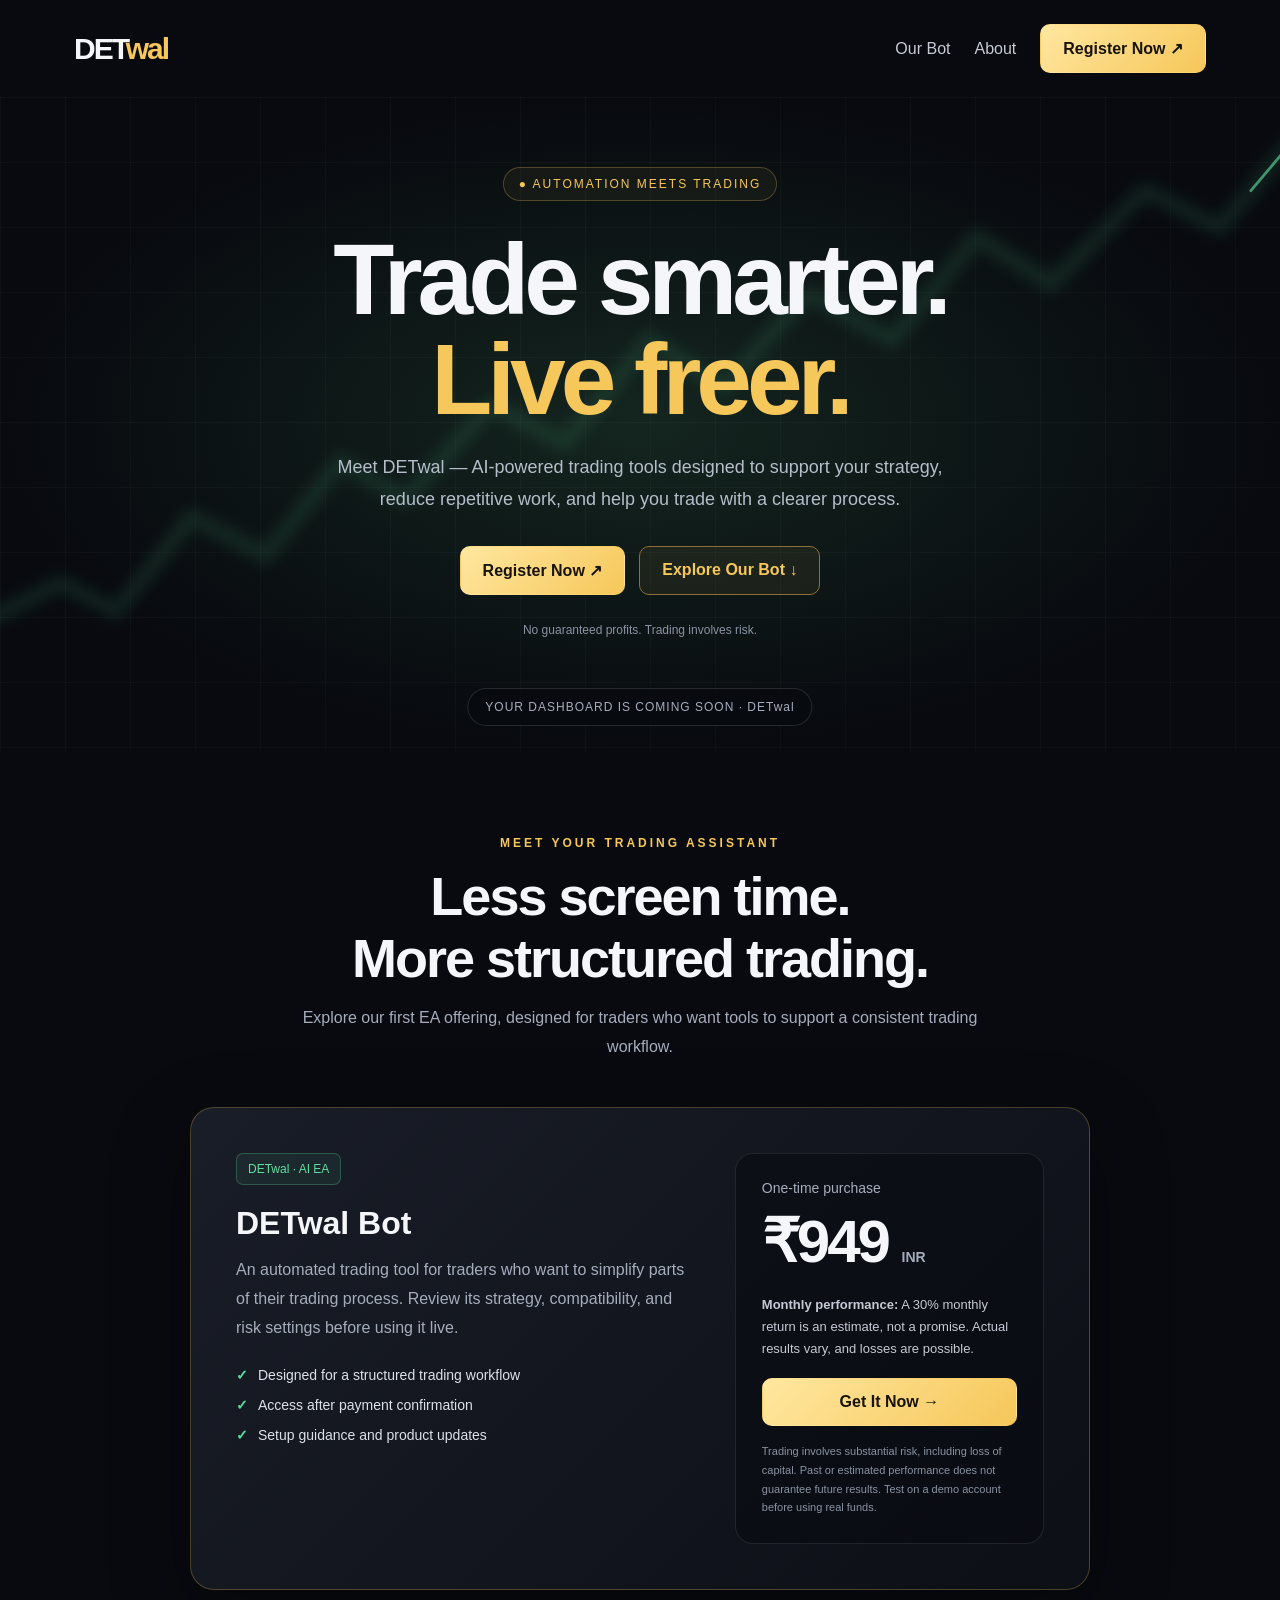
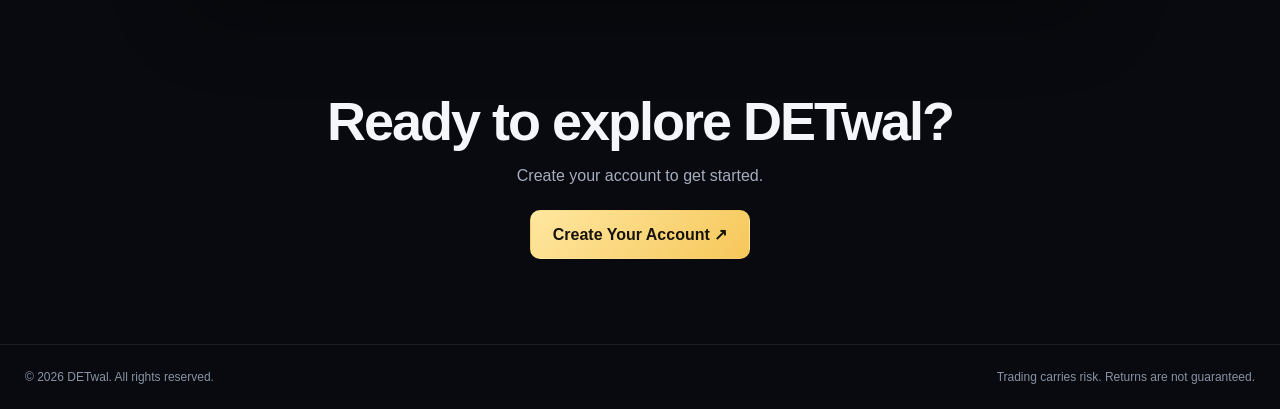
<file: home/index.html>
<!DOCTYPE html>
<html lang="en">
<head>
<meta charset="UTF-8">
<meta name="viewport" content="width=device-width, initial-scale=1.0">
<meta name="theme-color" content="#080a0f">
<title>DETwal | Trade Smarter</title>

<style>
:root {
  --gold: #f6c75a;
  --green: #5fe0a0;
  --bg: #080a0f;
  --muted: #a5adbd;
}

* { box-sizing: border-box; margin: 0; padding: 0; }
html { scroll-behavior: smooth; }
body {
  background: var(--bg);
  color: #f5f6fa;
  font-family: Arial, sans-serif;
  overflow-x: hidden;
}
a { text-decoration: none; color: inherit; }

header {
  position: relative;
  z-index: 5;
  max-width: 1180px;
  margin: auto;
  padding: 24px;
  display: flex;
  align-items: center;
  justify-content: space-between;
}
.logo { font-size: 30px; font-weight: 900; letter-spacing: -2px; }
.logo span { color: var(--gold); }
nav { display: flex; align-items: center; gap: 24px; }
nav a { color: #c5cad4; }

.btn {
  display: inline-block;
  padding: 14px 22px;
  border-radius: 10px;
  font-weight: bold;
  border: 1px solid transparent;
  transition: .2s;
}
.btn:hover { transform: translateY(-3px); }
.primary {
  background: linear-gradient(135deg, #ffe7a0, var(--gold));
  color: #17130a;
}
.secondary {
  border-color: #8d7134;
  color: var(--gold);
  background: rgba(246,199,90,.06);
}

.hero {
  min-height: 640px;
  position: relative;
  overflow: hidden;
  display: flex;
  justify-content: center;
  align-items: center;
  text-align: center;
  padding: 70px 20px 110px;
  background: radial-gradient(ellipse at center, #14251f 0%, #080a0f 70%);
}
.chart {
  position: absolute;
  inset: 0;
  width: 100%;
  height: 100%;
  opacity: .65;
  pointer-events: none;
}
.grid-lines {
  background-image:
    linear-gradient(#ffffff0b 1px, transparent 1px),
    linear-gradient(90deg, #ffffff0b 1px, transparent 1px);
  background-size: 65px 65px;
}
.chart svg { width: 100%; height: 100%; }
.chart-line {
  fill: none;
  stroke: var(--green);
  stroke-width: 3;
  stroke-linecap: round;
  stroke-linejoin: round;
  stroke-dasharray: 1800;
  stroke-dashoffset: 1800;
  animation: draw 9s linear infinite;
}
.chart-glow {
  fill: none;
  stroke: #5fe0a033;
  stroke-width: 15;
  filter: blur(8px);
}
@keyframes draw {
  to { stroke-dashoffset: 0; }
}
.hero-content {
  max-width: 850px;
  position: relative;
  z-index: 2;
}
.tag {
  display: inline-block;
  padding: 9px 15px;
  border: 1px solid #f6c75a44;
  border-radius: 30px;
  color: var(--gold);
  background: #f6c75a0c;
  font-size: 12px;
  letter-spacing: 2px;
}
h1 {
  font-size: clamp(48px, 9vw, 100px);
  letter-spacing: -5px;
  line-height: 1;
  margin: 28px 0 22px;
}
.gold { color: var(--gold); }
.hero p {
  max-width: 650px;
  margin: auto;
  color: #b5bdca;
  font-size: 18px;
  line-height: 1.8;
}
.actions {
  display: flex;
  justify-content: center;
  flex-wrap: wrap;
  gap: 14px;
  margin-top: 30px;
}
.small-note {
  font-size: 12px !important;
  color: #8993a3 !important;
  margin-top: 25px !important;
}
.dashboard-label {
  position: absolute;
  bottom: 25px;
  left: 50%;
  transform: translateX(-50%);
  white-space: nowrap;
  border: 1px solid #ffffff20;
  background: #080a0fcc;
  padding: 11px 17px;
  border-radius: 30px;
  color: #a5adbd;
  font-size: 12px;
  letter-spacing: 1px;
}

section.products {
  max-width: 1150px;
  margin: auto;
  padding: 85px 24px;
}
.heading {
  text-align: center;
  max-width: 700px;
  margin: 0 auto 45px;
}
.kicker {
  color: var(--gold);
  font-size: 12px;
  letter-spacing: 3px;
  font-weight: bold;
}
h2 {
  font-size: clamp(32px, 5vw, 54px);
  letter-spacing: -2px;
  margin: 15px 0;
}
.heading p, .description {
  color: var(--muted);
  line-height: 1.8;
}
.card {
  max-width: 900px;
  margin: auto;
  padding: clamp(24px, 5vw, 45px);
  display: grid;
  grid-template-columns: 1.2fr .8fr;
  gap: 35px;
  border: 1px solid #f6c75a40;
  border-radius: 24px;
  background: linear-gradient(135deg, #191d27, #0c0f16);
  box-shadow: 0 25px 80px #0005;
}
.badge {
  display: inline-block;
  color: var(--green);
  border: 1px solid #5fe0a044;
  background: #5fe0a011;
  border-radius: 7px;
  padding: 8px 11px;
  font-size: 12px;
}
h3 { font-size: 32px; margin: 20px 0 14px; }
.features { list-style: none; margin-top: 25px; }
.features li {
  margin: 14px 0;
  color: #dce1e9;
  font-size: 14px;
}
.features li::before {
  content: "✓";
  color: var(--green);
  margin-right: 10px;
  font-weight: bold;
}
.price-panel {
  align-self: center;
  padding: 26px;
  border-radius: 18px;
  border: 1px solid #ffffff17;
  background: #080a0f88;
}
.price-label { color: var(--muted); font-size: 14px; }
.price {
  font-size: clamp(42px, 5vw, 60px);
  font-weight: 900;
  letter-spacing: -3px;
  margin: 10px 0;
}
.price small {
  font-size: 14px;
  color: var(--muted);
  letter-spacing: 0;
}
.return-note {
  color: #c5cad4;
  font-size: 13px;
  line-height: 1.7;
  margin: 18px 0;
}
.price-panel .btn { display: block; text-align: center; }
.disclaimer {
  font-size: 11px;
  color: #8993a3;
  line-height: 1.7;
  margin-top: 16px;
}
.bottom-cta { text-align: center; padding-top: 85px; }
.bottom-cta p { color: var(--muted); margin: 15px 0 25px; }

footer {
  padding: 25px;
  border-top: 1px solid #ffffff14;
  color: #8993a3;
  font-size: 12px;
  display: flex;
  justify-content: space-between;
  gap: 15px;
  flex-wrap: wrap;
}

@media(max-width: 700px) {
  header { padding: 20px; }
  nav { gap: 12px; }
  nav .nav-link { display: none; }
  nav .btn { padding: 11px 13px; font-size: 13px; }
  .hero { min-height: 600px; }
  h1 { letter-spacing: -3px; }
  .hero p { font-size: 16px; }
  .card { grid-template-columns: 1fr; }
  section.products { padding: 65px 20px; }
  .dashboard-label { font-size: 10px; }
  footer { flex-direction: column; }
}

@media(prefers-reduced-motion: reduce) {
  *, *::before, *::after {
    animation-duration: .01ms !important;
    animation-iteration-count: 1 !important;
    scroll-behavior: auto !important;
  }
}
</style>
</head>

<body>
<header>
  <a class="logo" href="./">DET<span>wal</span></a>
  <nav>
    <a class="nav-link" href="#bot">Our Bot</a>
    <a class="nav-link" href="#about">About</a>
    <a class="btn primary" href="../signup/">Register Now ↗</a>
  </nav>
</header>

<main>
  <section class="hero" id="about">
    <div class="chart grid-lines" aria-hidden="true">
      <svg viewBox="0 0 1400 700" preserveAspectRatio="xMidYMid slice">
        <path class="chart-glow"
          d="M0 560 L80 520 L140 550 L220 450 L300 490 L380 390 L450 430 L540 330 L620 370 L710 260 L790 310 L880 210 L970 260 L1060 150 L1140 200 L1240 100 L1320 140 L1400 45"/>
        <path class="chart-line"
          d="M0 560 L80 520 L140 550 L220 450 L300 490 L380 390 L450 430 L540 330 L620 370 L710 260 L790 310 L880 210 L970 260 L1060 150 L1140 200 L1240 100 L1320 140 L1400 45"/>
      </svg>
    </div>

    <div class="hero-content">
      <div class="tag">● AUTOMATION MEETS TRADING</div>
      <h1>Trade smarter.<br><span class="gold">Live freer.</span></h1>
      <p>
        Meet DETwal — AI-powered trading tools designed to support
        your strategy, reduce repetitive work, and help you trade
        with a clearer process.
      </p>
      <div class="actions">
        <a class="btn primary" href="../signup/">Register Now ↗</a>
        <a class="btn secondary" href="#bot">Explore Our Bot ↓</a>
      </div>
      <p class="small-note">No guaranteed profits. Trading involves risk.</p>
    </div>

    <div class="dashboard-label">
      YOUR DASHBOARD IS COMING SOON · DETwal
    </div>
  </section>

  <section class="products" id="bot">
    <div class="heading">
      <div class="kicker">MEET YOUR TRADING ASSISTANT</div>
      <h2>Less screen time.<br>More structured trading.</h2>
      <p>
        Explore our first EA offering, designed for traders
        who want tools to support a consistent trading workflow.
      </p>
    </div>

    <article class="card">
      <div>
        <span class="badge">DETwal · AI EA</span>
        <h3>DETwal Bot</h3>
        <p class="description">
          An automated trading tool for traders who want to simplify
          parts of their trading process. Review its strategy,
          compatibility, and risk settings before using it live.
        </p>
        <ul class="features">
          <li>Designed for a structured trading workflow</li>
          <li>Access after payment confirmation</li>
          <li>Setup guidance and product updates</li>
        </ul>
      </div>

      <div class="price-panel">
        <div class="price-label">One-time purchase</div>
        <div class="price">₹949 <small>INR</small></div>
        <p class="return-note">
          <strong>Monthly performance:</strong>
          A 30% monthly return is an estimate, not a promise.
          Actual results vary, and losses are possible.
        </p>
        <a class="btn primary" href="../payment/">Get It Now →</a>
        <p class="disclaimer">
          Trading involves substantial risk, including loss of capital.
          Past or estimated performance does not guarantee future results.
          Test on a demo account before using real funds.
        </p>
      </div>
    </article>

    <div class="bottom-cta">
      <h2>Ready to explore DETwal?</h2>
      <p>Create your account to get started.</p>
      <a class="btn primary" href="../signup/">Create Your Account ↗</a>
    </div>
  </section>
</main>

<footer>
  <span>© <span id="year"></span> DETwal. All rights reserved.</span>
  <span>Trading carries risk. Returns are not guaranteed.</span>
</footer>

<script>
document.getElementById("year").textContent =
  new Date().getFullYear();
</script>
</body>
</html>
</file>
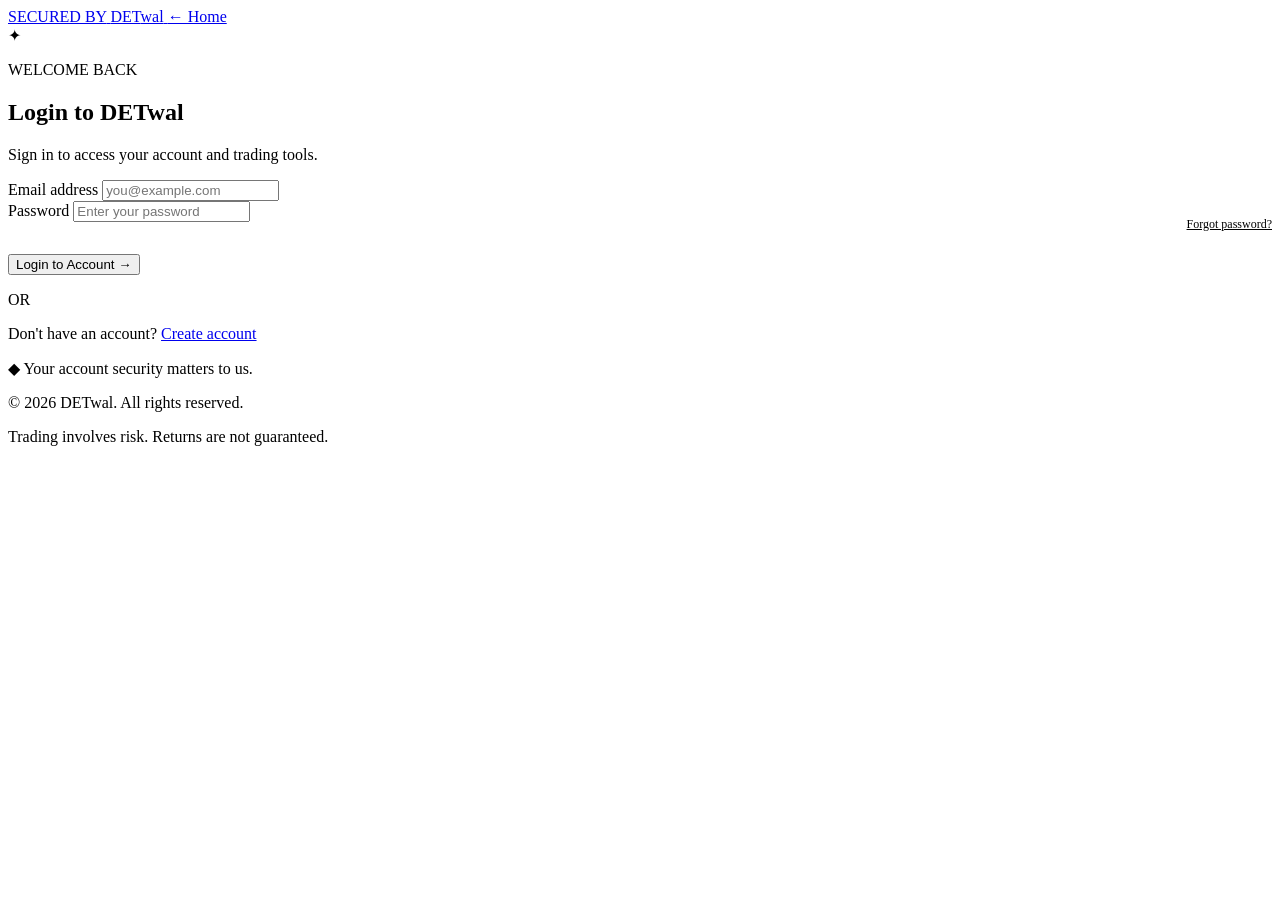
<file: login/index.html>
<!DOCTYPE html>
<html lang="en">
<head>
  <meta charset="UTF-8">
  <meta name="viewport" content="width=device-width, initial-scale=1.0">
  <meta name="theme-color" content="#080a0f">
  <title>Login | DETwal</title>
  <link rel="stylesheet" href="auth.css">
</head>

<body>
  <header class="topbar">
    <a href="../home/" class="brand" aria-label="DETwal home">
      <span class="secured">SECURED BY</span>
      <span class="brand-name">DET<span class="gold">wal</span></span>
    </a>

    <a href="../home/" class="back-link">← Home</a>
  </header>

  <main class="auth-layout">
    <section class="auth-card">
      <div class="security-icon">✦</div>

      <p class="eyebrow">WELCOME BACK</p>
      <h1>Login to DETwal</h1>
      <p class="subtitle">
        Sign in to access your account and trading tools.
      </p>

      <form id="loginForm">
        <div class="field">
          <label for="email">Email address</label>
          <input
            type="email"
            id="email"
            name="email"
            placeholder="you@example.com"
            autocomplete="email"
            maxlength="254"
            required
          >
        </div>

        <div class="field">
          <label for="password">Password</label>
          <input
            type="password"
            id="password"
            name="password"
            placeholder="Enter your password"
            autocomplete="current-password"
            maxlength="128"
            required
          >
        </div>

        <div class="forgot-row">
          <a href="./forgot-password.html">Forgot password?</a>
        </div>

        <button type="submit" class="submit-btn">
          Login to Account <span>→</span>
        </button>

        <p
          id="formMessage"
          class="form-message"
          role="status"
          aria-live="polite"
        ></p>
      </form>

      <div class="separator"><span>OR</span></div>

      <p class="login-prompt">
        Don't have an account?
        <a href="../signup/">Create account</a>
      </p>

      <p class="security-note">
        <span>◆</span> Your account security matters to us.
      </p>
    </section>
  </main>

  <footer>
    © <span id="year"></span> DETwal. All rights reserved.
    <p>Trading involves risk. Returns are not guaranteed.</p>
  </footer>

  <script>
    document.getElementById("year").textContent =
      new Date().getFullYear();

    document.getElementById("loginForm").addEventListener(
      "submit",
      function(event) {
        event.preventDefault();

        const message = document.getElementById("formMessage");

        if (!event.currentTarget.reportValidity()) return;

        message.textContent =
          "Login is not connected yet. Secure authentication will be enabled after the backend is configured.";

        message.className = "form-message info";
      }
    );
  </script>
</body>
</html>
</file>
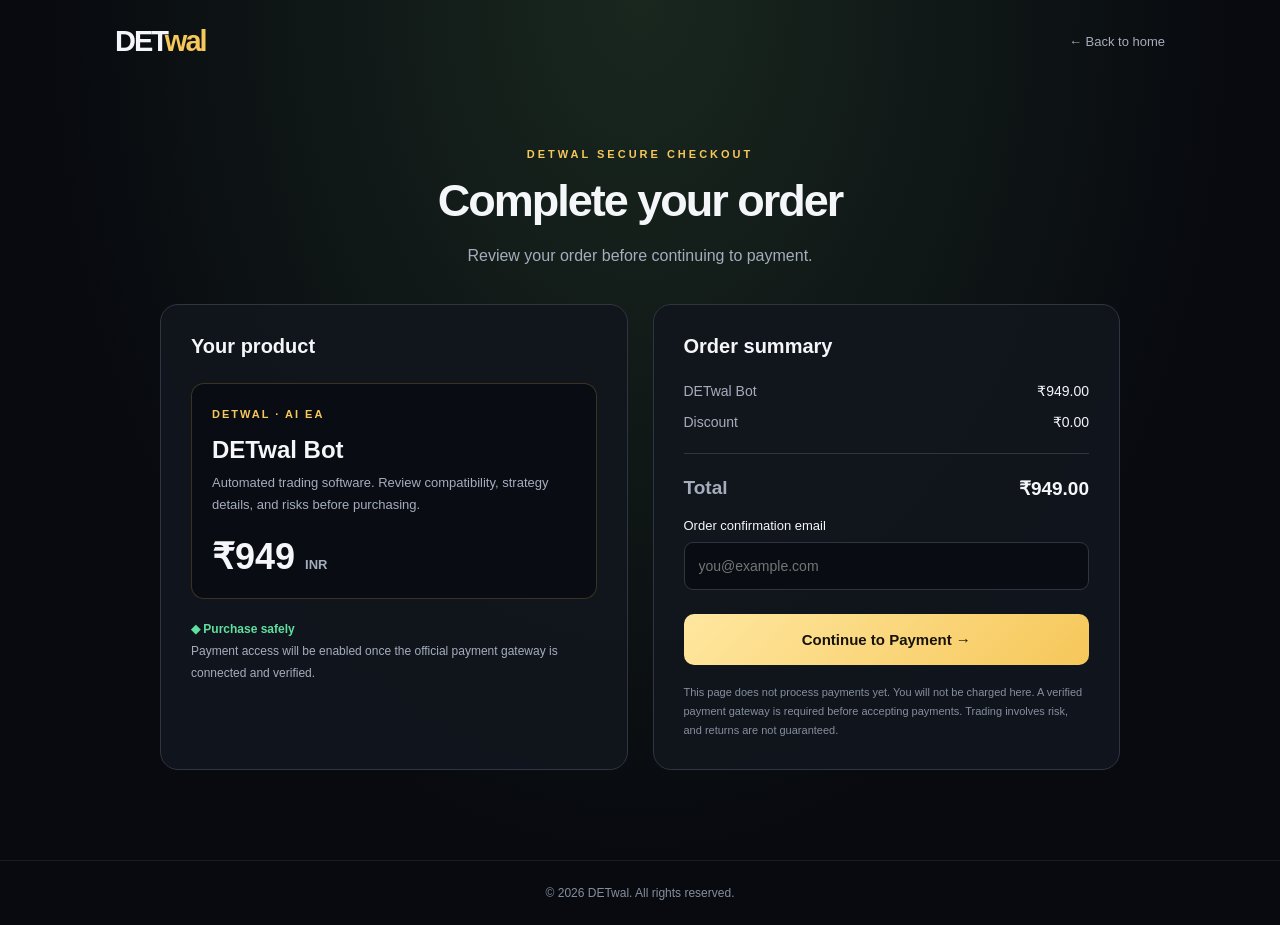
<file: payment/index.html>
<!DOCTYPE html>
<html lang="en">
<head>
  <meta charset="UTF-8">
  <meta name="viewport" content="width=device-width, initial-scale=1">
  <meta name="theme-color" content="#080a0f">
  <meta name="description" content="Review your DETwal Bot order before proceeding to payment.">
  <title>Secure Checkout | DETwal</title>

  <style>
    :root {
      --gold: #f6c75a;
      --gold-light: #ffe7a0;
      --bg: #080a0f;
      --card: #11151d;
      --muted: #a5adbd;
      --border: #303541;
      --green: #5fe0a0;
    }

    * {
      box-sizing: border-box;
      margin: 0;
      padding: 0;
    }

    html {
      scroll-behavior: smooth;
    }

    body {
      min-height: 100vh;
      background: radial-gradient(
        ellipse at top,
        #19271f,
        var(--bg) 65%
      );
      color: #f5f6fa;
      font-family: Arial, Helvetica, sans-serif;
    }

    a {
      color: inherit;
      text-decoration: none;
    }

    header {
      max-width: 1100px;
      margin: auto;
      padding: 25px;
      display: flex;
      align-items: center;
      justify-content: space-between;
      gap: 20px;
    }

    .logo {
      font-size: 29px;
      font-weight: 900;
      letter-spacing: -2px;
    }

    .logo span {
      color: var(--gold);
    }

    .back {
      color: var(--muted);
      font-size: 13px;
      transition: color 0.2s;
    }

    .back:hover {
      color: var(--gold);
    }

    main {
      max-width: 1000px;
      margin: 45px auto 70px;
      padding: 20px;
    }

    .heading {
      text-align: center;
      margin-bottom: 35px;
    }

    .eyebrow {
      color: var(--gold);
      font-size: 11px;
      font-weight: bold;
      letter-spacing: 3px;
    }

    h1 {
      font-size: clamp(32px, 5vw, 45px);
      letter-spacing: -2px;
      margin: 15px 0;
    }

    .subtitle {
      color: var(--muted);
      line-height: 1.7;
    }

    .checkout {
      display: grid;
      grid-template-columns: 1fr 1fr;
      gap: 25px;
    }

    .panel {
      min-width: 0;
      padding: 30px;
      background: rgba(17, 21, 29, 0.96);
      border: 1px solid var(--border);
      border-radius: 18px;
    }

    h2 {
      font-size: 20px;
      margin-bottom: 25px;
    }

    .product {
      padding: 20px;
      background: #090c12;
      border: 1px solid rgba(246, 199, 90, 0.21);
      border-radius: 13px;
    }

    .product-tag {
      color: var(--gold);
      font-size: 11px;
      letter-spacing: 2px;
      font-weight: bold;
    }

    .product h3 {
      font-size: 24px;
      margin: 14px 0 8px;
    }

    .product p {
      color: var(--muted);
      font-size: 13px;
      line-height: 1.7;
    }

    .price {
      font-size: 36px;
      font-weight: 900;
      margin-top: 20px;
    }

    .price small {
      font-size: 13px;
      color: var(--muted);
    }

    .line {
      height: 1px;
      background: var(--border);
      margin: 23px 0;
    }

    .summary-row {
      display: flex;
      justify-content: space-between;
      gap: 12px;
      margin: 15px 0;
      font-size: 14px;
    }

    .summary-row span:first-child {
      color: var(--muted);
    }

    .summary-row span:last-child {
      text-align: right;
    }

    .total {
      font-size: 19px;
      font-weight: bold;
    }

    .secure-note {
      margin-top: 20px;
      color: var(--muted);
      font-size: 12px;
      line-height: 1.8;
    }

    .secure-note strong {
      color: var(--green);
    }

    label {
      display: block;
      font-size: 13px;
      margin: 18px 0 9px;
    }

    input {
      width: 100%;
      min-height: 48px;
      padding: 14px;
      background: #090c12;
      border: 1px solid var(--border);
      border-radius: 9px;
      color: #fff;
      font-size: 14px;
      outline: none;
    }

    input:focus {
      border-color: var(--gold);
      box-shadow: 0 0 0 3px rgba(246, 199, 90, 0.09);
    }

    .pay-button {
      display: block;
      width: 100%;
      min-height: 51px;
      padding: 16px;
      margin-top: 24px;
      border: 0;
      border-radius: 10px;
      background: linear-gradient(
        135deg,
        var(--gold-light),
        var(--gold)
      );
      color: #17130a;
      font-size: 15px;
      font-weight: bold;
      cursor: pointer;
      transition: filter 0.2s, transform 0.2s;
    }

    .pay-button:hover {
      filter: brightness(1.06);
      transform: translateY(-1px);
    }

    .pay-button:focus-visible,
    a:focus-visible {
      outline: 2px solid var(--gold);
      outline-offset: 4px;
    }

    .message {
      display: none;
      margin-top: 15px;
      padding: 12px;
      color: var(--gold-light);
      background: rgba(246, 199, 90, 0.06);
      border: 1px solid rgba(246, 199, 90, 0.2);
      border-radius: 9px;
      font-size: 13px;
      line-height: 1.6;
      overflow-wrap: anywhere;
    }

    .disclaimer {
      color: #858e9e;
      font-size: 11px;
      line-height: 1.7;
      margin-top: 18px;
    }

    footer {
      text-align: center;
      padding: 25px;
      color: #858e9e;
      border-top: 1px solid rgba(255, 255, 255, 0.08);
      font-size: 12px;
    }

    @media (max-width: 700px) {
      .checkout {
        grid-template-columns: 1fr;
      }

      main {
        margin-top: 20px;
      }

      .panel {
        padding: 23px;
      }
    }

    @media (max-width: 420px) {
      header {
        padding: 20px;
      }

      .logo {
        font-size: 26px;
      }

      .back {
        font-size: 12px;
      }

      main {
        padding: 15px;
      }

      h1 {
        letter-spacing: -1px;
      }
    }

    @media (prefers-reduced-motion: reduce) {
      *,
      *::before,
      *::after {
        scroll-behavior: auto !important;
        transition-duration: 0.01ms !important;
      }
    }
  </style>
</head>

<body>
  <header>
    <a class="logo" href="../home/" aria-label="DETwal home">
      DET<span>wal</span>
    </a>

    <a class="back" href="../home/">← Back to home</a>
  </header>

  <main>
    <div class="heading">
      <p class="eyebrow">DETWAL SECURE CHECKOUT</p>
      <h1>Complete your order</h1>
      <p class="subtitle">
        Review your order before continuing to payment.
      </p>
    </div>

    <div class="checkout">
      <section class="panel">
        <h2>Your product</h2>

        <div class="product">
          <span class="product-tag">DETWAL · AI EA</span>
          <h3>DETwal Bot</h3>

          <p>
            Automated trading software. Review compatibility,
            strategy details, and risks before purchasing.
          </p>

          <div class="price">₹949 <small>INR</small></div>
        </div>

        <p class="secure-note">
          <strong>◆ Purchase safely</strong><br>
          Payment access will be enabled once the official
          payment gateway is connected and verified.
        </p>
      </section>

      <section class="panel">
        <h2>Order summary</h2>

        <div class="summary-row">
          <span>DETwal Bot</span>
          <span>₹949.00</span>
        </div>

        <div class="summary-row">
          <span>Discount</span>
          <span>₹0.00</span>
        </div>

        <div class="line"></div>

        <div class="summary-row total">
          <span>Total</span>
          <span>₹949.00</span>
        </div>

        <form id="checkoutForm">
          <label for="email">Order confirmation email</label>

          <input
            type="email"
            id="email"
            name="email"
            placeholder="you@example.com"
            autocomplete="email"
            maxlength="254"
            required
          >

          <button type="submit" class="pay-button">
            Continue to Payment →
          </button>

          <p
            id="message"
            class="message"
            role="status"
            aria-live="polite"
          ></p>
        </form>

        <p class="disclaimer">
          This page does not process payments yet. You will not be
          charged here. A verified payment gateway is required
          before accepting payments. Trading involves risk, and
          returns are not guaranteed.
        </p>
      </section>
    </div>
  </main>

  <footer>
    © <span id="year"></span> DETwal. All rights reserved.
  </footer>

  <script>
    document.getElementById("year").textContent =
      new Date().getFullYear();

    document.getElementById("checkoutForm").addEventListener(
      "submit",
      function(event) {
        event.preventDefault();

        const form = event.currentTarget;
        const message = document.getElementById("message");

        if (!form.reportValidity()) return;

        message.textContent =
          "Payment processing is not connected yet. No payment has been taken.";

        message.style.display = "block";
      }
    );
  </script>
</body>
</html>
</file>
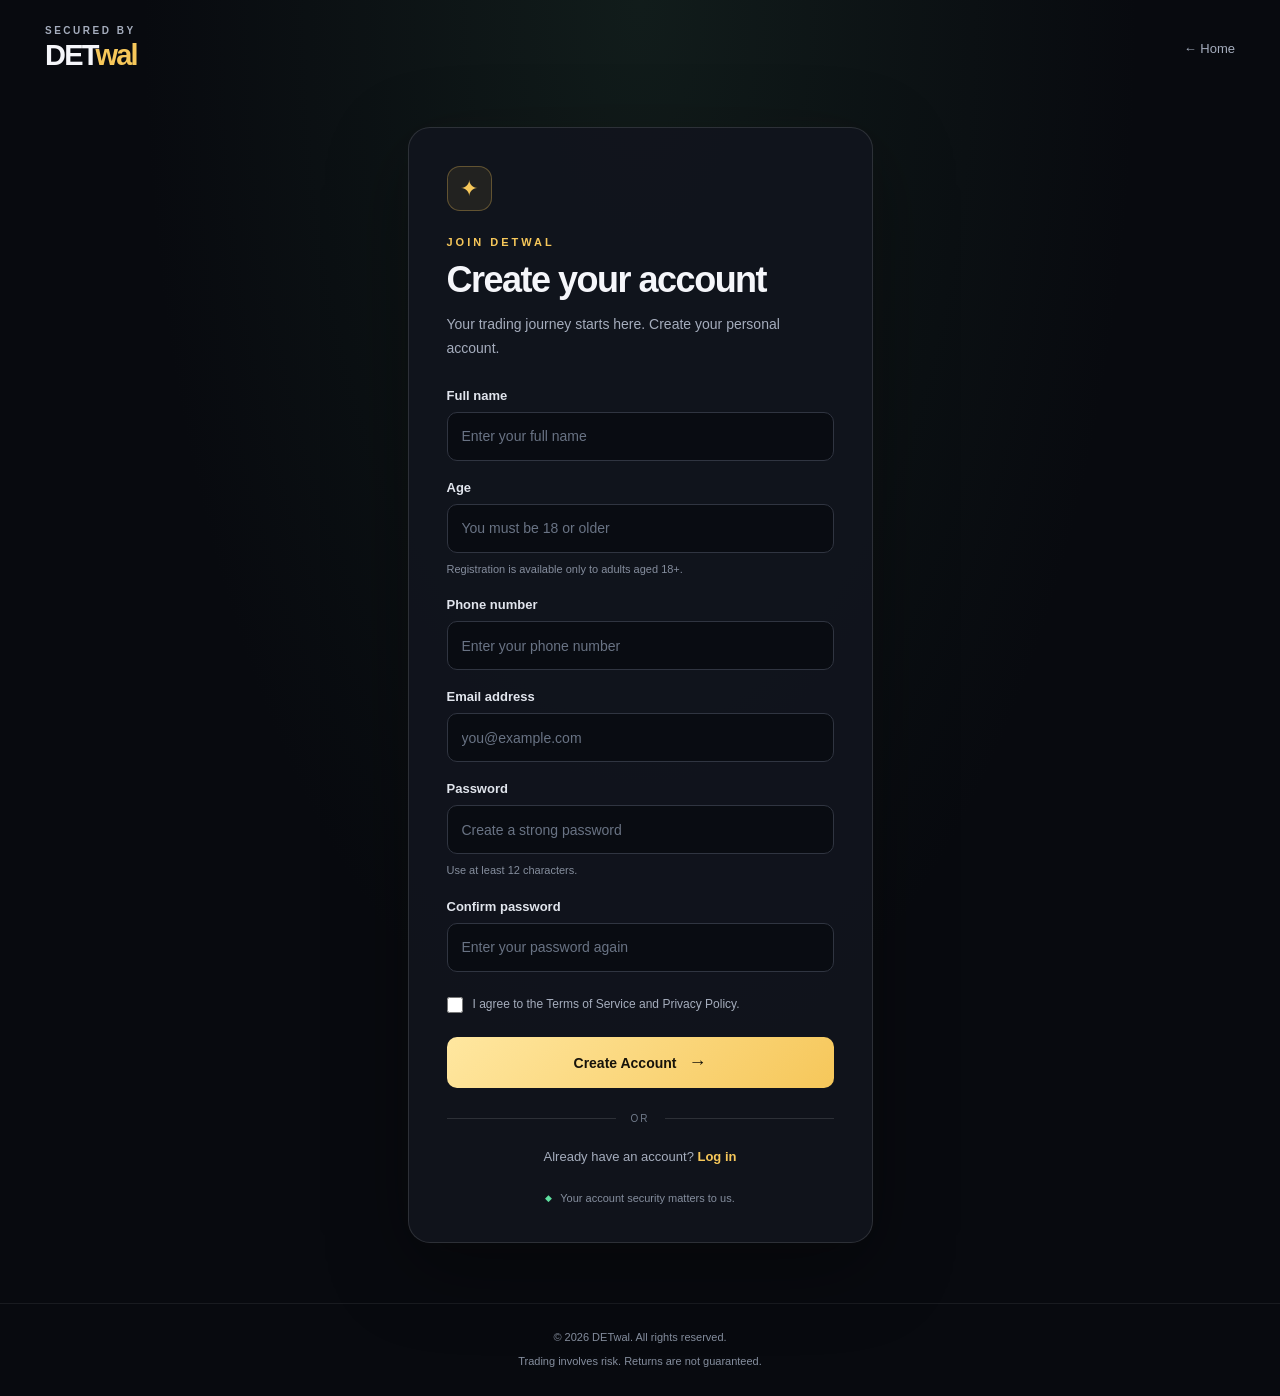
<file: signup/index.html>
<!DOCTYPE html>
<html lang="en">
<head>
  <meta charset="UTF-8">
  <meta name="viewport" content="width=device-width, initial-scale=1.0">
  <meta name="theme-color" content="#080a0f">
  <title>Create Account | DETwal</title>
  <link rel="stylesheet" href="auth.css">
</head>

<body>
  <header class="topbar">
    <a href="../home/" class="brand" aria-label="DETwal home">
      <span class="secured">SECURED BY</span>
      <span class="brand-name">DET<span class="gold">wal</span></span>
    </a>

    <a href="../home/" class="back-link">← Home</a>
  </header>

  <main class="auth-layout">
    <section class="auth-card">
      <div class="security-icon">✦</div>

      <p class="eyebrow">JOIN DETWAL</p>
      <h1>Create your account</h1>
      <p class="subtitle">
        Your trading journey starts here. Create your personal account.
      </p>

      <form id="signupForm">
        <div class="field">
          <label for="name">Full name</label>
          <input
            type="text"
            id="name"
            name="name"
            placeholder="Enter your full name"
            autocomplete="name"
            maxlength="100"
            required
          >
        </div>

        <div class="field">
          <label for="age">Age</label>
          <input
            type="number"
            id="age"
            name="age"
            placeholder="You must be 18 or older"
            min="18"
            max="120"
            step="1"
            required
          >
          <small>Registration is available only to adults aged 18+.</small>
        </div>

        <div class="field">
          <label for="phone">Phone number</label>
          <input
            type="tel"
            id="phone"
            name="phone"
            placeholder="Enter your phone number"
            autocomplete="tel"
            pattern="[0-9+\-() ]{7,20}"
            required
          >
        </div>

        <div class="field">
          <label for="email">Email address</label>
          <input
            type="email"
            id="email"
            name="email"
            placeholder="you@example.com"
            autocomplete="email"
            maxlength="254"
            required
          >
        </div>

        <div class="field">
          <label for="password">Password</label>
          <input
            type="password"
            id="password"
            name="password"
            placeholder="Create a strong password"
            autocomplete="new-password"
            minlength="12"
            maxlength="128"
            required
          >
          <small>Use at least 12 characters.</small>
        </div>

        <div class="field">
          <label for="confirmPassword">Confirm password</label>
          <input
            type="password"
            id="confirmPassword"
            name="confirmPassword"
            placeholder="Enter your password again"
            autocomplete="new-password"
            minlength="12"
            maxlength="128"
            required
          >
        </div>

        <label class="terms-check">
          <input type="checkbox" id="terms" name="terms" required>
          <span>
            I agree to the Terms of Service and Privacy Policy.
          </span>
        </label>

        <button type="submit" class="submit-btn">
          Create Account <span>→</span>
        </button>

        <p id="formMessage" class="form-message" role="status" aria-live="polite"></p>
      </form>

      <div class="separator"><span>OR</span></div>

      <p class="login-prompt">
        Already have an account?
        <a href="../login/">Log in</a>
      </p>

      <p class="security-note">
        <span>◆</span> Your account security matters to us.
      </p>
    </section>
  </main>

  <footer>
    © <span id="year"></span> DETwal. All rights reserved.
    <p>Trading involves risk. Returns are not guaranteed.</p>
  </footer>

  <script>
    document.getElementById("year").textContent =
      new Date().getFullYear();

    const form = document.getElementById("signupForm");
    const message = document.getElementById("formMessage");
    const password = document.getElementById("password");
    const confirmPassword = document.getElementById("confirmPassword");

    function checkPasswords() {
      confirmPassword.setCustomValidity(
        confirmPassword.value &&
        confirmPassword.value !== password.value
          ? "Passwords do not match."
          : ""
      );
    }

    password.addEventListener("input", checkPasswords);
    confirmPassword.addEventListener("input", checkPasswords);

    form.addEventListener("submit", function(event) {
      event.preventDefault();
      checkPasswords();

      if (!form.reportValidity()) return;

      const age = Number(document.getElementById("age").value);

      if (!Number.isInteger(age) || age < 18 || age > 120) {
        message.textContent =
          "You must be at least 18 years old to register.";
        message.className = "form-message error";
        return;
      }

      message.textContent =
        "Your form is valid. Registration is not active yet; the backend must be connected first.";
      message.className = "form-message info";
    });
  </script>
</body>
</html>
</file>
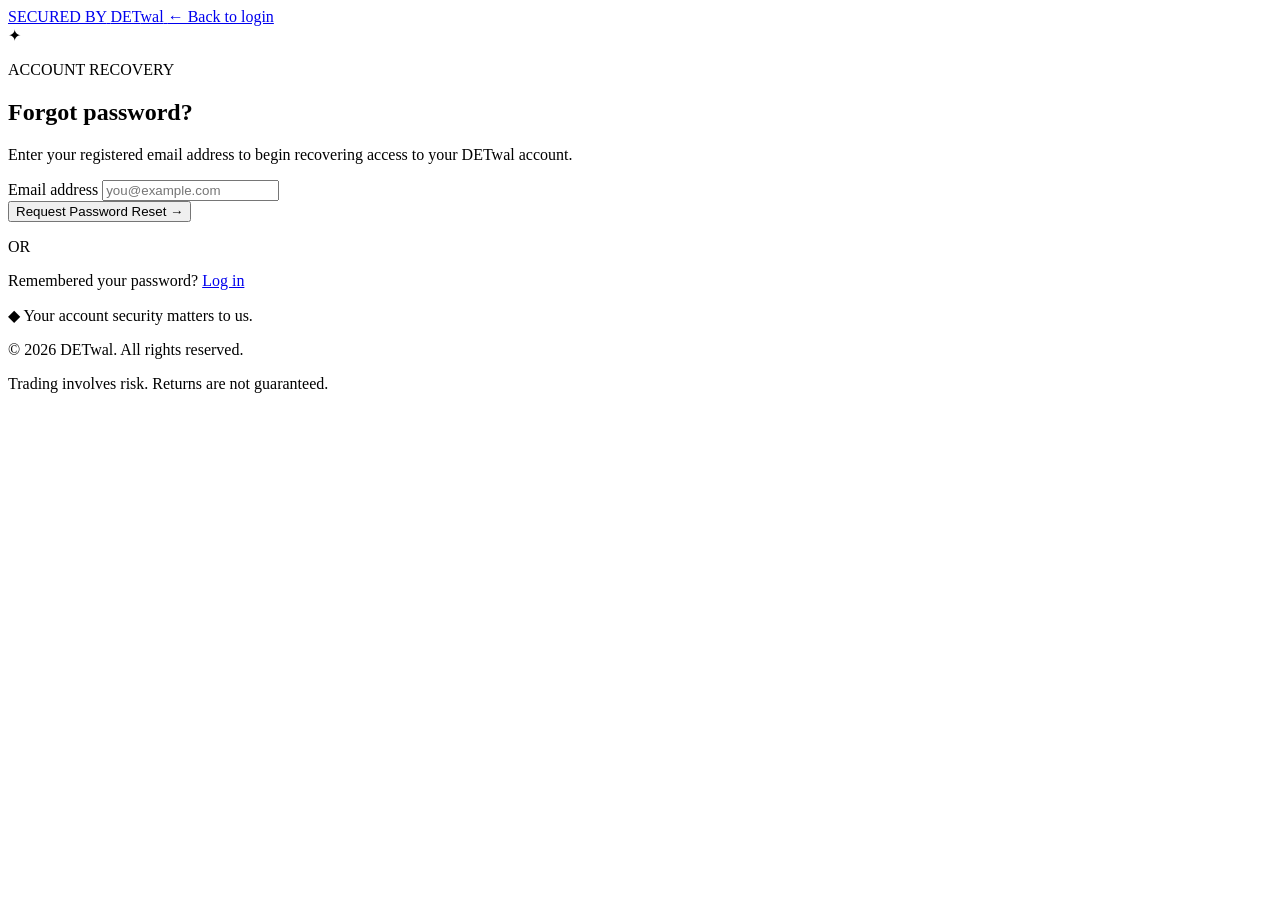
<file: login/forgot-password.html>
<!DOCTYPE html>
<html lang="en">
<head>
  <meta charset="UTF-8">
  <meta name="viewport" content="width=device-width, initial-scale=1.0">
  <meta name="theme-color" content="#080a0f">
  <meta name="description" content="Recover access to your DETwal account.">
  <title>Reset Password | DETwal</title>
  <link rel="stylesheet" href="auth.css">
</head>

<body>
  <header class="topbar">
    <a href="../home/" class="brand" aria-label="DETwal home">
      <span class="secured">SECURED BY</span>
      <span class="brand-name">DET<span class="gold">wal</span></span>
    </a>

    <a href="./" class="back-link">← Back to login</a>
  </header>

  <main class="auth-layout">
    <section class="auth-card">
      <div class="security-icon">✦</div>

      <p class="eyebrow">ACCOUNT RECOVERY</p>
      <h1>Forgot password?</h1>
      <p class="subtitle">
        Enter your registered email address to begin recovering
        access to your DETwal account.
      </p>

      <form id="resetForm">
        <div class="field">
          <label for="email">Email address</label>
          <input
            type="email"
            id="email"
            name="email"
            placeholder="you@example.com"
            autocomplete="email"
            maxlength="254"
            required
          >
        </div>

        <button type="submit" class="submit-btn">
          Request Password Reset <span>→</span>
        </button>

        <p
          id="formMessage"
          class="form-message"
          role="status"
          aria-live="polite"
        ></p>
      </form>

      <div class="separator"><span>OR</span></div>

      <p class="login-prompt">
        Remembered your password?
        <a href="./">Log in</a>
      </p>

      <p class="security-note">
        <span>◆</span> Your account security matters to us.
      </p>
    </section>
  </main>

  <footer>
    © <span id="year"></span> DETwal. All rights reserved.
    <p>Trading involves risk. Returns are not guaranteed.</p>
  </footer>

  <script>
    document.getElementById("year").textContent =
      new Date().getFullYear();

    document.getElementById("resetForm").addEventListener(
      "submit",
      function(event) {
        event.preventDefault();

        const form = event.currentTarget;
        const message = document.getElementById("formMessage");

        if (!form.reportValidity()) return;

        message.textContent =
          "Password recovery is not connected yet. Secure password recovery will be enabled when the backend is ready.";

        message.className = "form-message info";
      }
    );
  </script>
</body>
</html>
</file>
<file: login/auth.css>
/* FORGOT PASSWORD LINK */

.forgot-row {
  display: flex;
  justify-content: flex-end;
  margin: -5px 0 22px;
}

.forgot-row a {
  color: var(--gold);
  font-size: 12px;
  transition: color 0.2s;
}

.forgot-row a:hover {
  color: var(--gold-light);
  text-decoration: underline;
}

.forgot-row a:focus-visible {
  outline: 2px solid var(--gold);
  outline-offset: 4px;
  border-radius: 2px;
}
</file>
<file: signup/auth.css>
:root {
  --bg: #080a0f;
  --card: #11151d;
  --gold: #f6c75a;
  --gold-light: #ffe7a0;
  --text: #f5f6fa;
  --muted: #a5adbd;
  --border: rgba(255, 255, 255, 0.12);
  --green: #5fe0a0;
  --red: #ff7777;
}

* {
  box-sizing: border-box;
  margin: 0;
  padding: 0;
}

html {
  scroll-behavior: smooth;
}

body {
  min-height: 100vh;
  display: flex;
  flex-direction: column;
  color: var(--text);
  background:
    radial-gradient(
      ellipse at 50% 0%,
      rgba(34, 62, 49, 0.35),
      transparent 55%
    ),
    var(--bg);
  font-family: Arial, Helvetica, sans-serif;
}

a {
  color: inherit;
  text-decoration: none;
}

/* TOP NAVIGATION */

.topbar {
  width: 100%;
  max-width: 1250px;
  margin: 0 auto;
  padding: 25px 30px;
  display: flex;
  justify-content: space-between;
  align-items: center;
}

.brand {
  display: flex;
  flex-direction: column;
  gap: 3px;
}

.secured {
  font-size: 10px;
  font-weight: 700;
  letter-spacing: 2.5px;
  color: var(--muted);
}

.brand-name {
  font-size: 29px;
  font-weight: 900;
  letter-spacing: -1.8px;
}

.gold {
  color: var(--gold);
}

.back-link {
  font-size: 13px;
  color: var(--muted);
  transition: color 0.2s;
}

.back-link:hover {
  color: var(--gold);
}

/* PAGE LAYOUT */

.auth-layout {
  flex: 1;
  width: 100%;
  display: flex;
  justify-content: center;
  align-items: center;
  padding: 30px 20px 60px;
}

/* AUTHENTICATION CARD */

.auth-card {
  width: 100%;
  max-width: 465px;
  padding: 38px;
  border: 1px solid var(--border);
  border-radius: 22px;
  background: rgba(17, 21, 29, 0.94);
  box-shadow:
    0 25px 80px rgba(0, 0, 0, 0.35),
    0 0 45px rgba(246, 199, 90, 0.025);
  animation: appear 0.6s ease both;
}

@keyframes appear {
  from {
    opacity: 0;
    transform: translateY(14px);
  }

  to {
    opacity: 1;
    transform: translateY(0);
  }
}

.security-icon {
  width: 45px;
  height: 45px;
  display: flex;
  align-items: center;
  justify-content: center;
  margin-bottom: 25px;
  border: 1px solid rgba(246, 199, 90, 0.3);
  border-radius: 13px;
  color: var(--gold);
  background: rgba(246, 199, 90, 0.08);
  font-size: 22px;
}

.eyebrow {
  margin-bottom: 10px;
  color: var(--gold);
  font-size: 11px;
  font-weight: 800;
  letter-spacing: 3px;
}

.auth-card h1 {
  margin-bottom: 12px;
  font-size: clamp(28px, 5vw, 36px);
  letter-spacing: -1.5px;
  line-height: 1.2;
}

.subtitle {
  margin-bottom: 27px;
  color: var(--muted);
  font-size: 14px;
  line-height: 1.7;
}

/* FORM FIELDS */

.field {
  margin-bottom: 19px;
}

.field label {
  display: block;
  margin-bottom: 9px;
  color: #e1e5ed;
  font-size: 13px;
  font-weight: 600;
}

.field input {
  width: 100%;
  min-height: 49px;
  padding: 14px;
  border: 1px solid #303541;
  border-radius: 10px;
  outline: none;
  color: var(--text);
  background: #090c12;
  font-family: inherit;
  font-size: 14px;
  transition:
    border-color 0.2s,
    box-shadow 0.2s,
    background 0.2s;
}

.field input::placeholder {
  color: #697384;
}

.field input:hover {
  border-color: #505767;
}

.field input:focus {
  border-color: var(--gold);
  background: #0c1017;
  box-shadow: 0 0 0 3px rgba(246, 199, 90, 0.09);
}

.field input:invalid:not(:placeholder-shown) {
  border-color: rgba(255, 119, 119, 0.65);
}

.field small {
  display: block;
  margin-top: 8px;
  color: #858e9e;
  font-size: 11px;
  line-height: 1.6;
}

/* TERMS CHECKBOX */

.terms-check {
  display: flex;
  align-items: flex-start;
  gap: 10px;
  margin: 23px 0;
  color: var(--muted);
  font-size: 12px;
  line-height: 1.6;
  cursor: pointer;
}

.terms-check input {
  width: 16px;
  height: 16px;
  margin-top: 2px;
  flex-shrink: 0;
  accent-color: var(--gold);
  cursor: pointer;
}

/* SUBMIT BUTTON */

.submit-btn {
  width: 100%;
  min-height: 51px;
  display: flex;
  justify-content: center;
  align-items: center;
  gap: 12px;
  border: none;
  border-radius: 10px;
  color: #17130a;
  background: linear-gradient(
    135deg,
    var(--gold-light),
    var(--gold)
  );
  font-family: inherit;
  font-size: 14px;
  font-weight: 800;
  cursor: pointer;
  transition:
    transform 0.2s,
    box-shadow 0.2s,
    filter 0.2s;
}

.submit-btn:hover {
  transform: translateY(-2px);
  filter: brightness(1.06);
  box-shadow: 0 8px 25px rgba(246, 199, 90, 0.13);
}

.submit-btn:active {
  transform: translateY(0);
}

.submit-btn:disabled {
  opacity: 0.6;
  cursor: not-allowed;
  transform: none;
  box-shadow: none;
}

.submit-btn:focus-visible,
a:focus-visible,
input:focus-visible {
  outline: 2px solid var(--gold);
  outline-offset: 4px;
}

.submit-btn span {
  font-size: 18px;
}

/* FORM STATUS */

.form-message {
  display: none;
  margin-top: 15px;
  padding: 12px;
  border-radius: 9px;
  font-size: 12px;
  line-height: 1.6;
  overflow-wrap: anywhere;
}

.form-message.error,
.form-message.info {
  display: block;
}

.form-message.error {
  color: var(--red);
  border: 1px solid rgba(255, 119, 119, 0.2);
  background: rgba(255, 119, 119, 0.06);
}

.form-message.info {
  color: var(--gold-light);
  border: 1px solid rgba(246, 199, 90, 0.2);
  background: rgba(246, 199, 90, 0.06);
}

/* LOGIN LINK */

.separator {
  display: flex;
  align-items: center;
  gap: 15px;
  margin: 25px 0;
  color: #707a8a;
  font-size: 10px;
  letter-spacing: 2px;
}

.separator::before,
.separator::after {
  content: "";
  height: 1px;
  flex: 1;
  background: var(--border);
}

.login-prompt {
  text-align: center;
  color: var(--muted);
  font-size: 13px;
}

.login-prompt a {
  color: var(--gold);
  font-weight: 700;
}

.login-prompt a:hover {
  color: var(--gold-light);
  text-decoration: underline;
}

/* SECURITY NOTE */

.security-note {
  display: flex;
  justify-content: center;
  align-items: center;
  gap: 8px;
  margin-top: 28px;
  color: #858e9e;
  font-size: 11px;
}

.security-note span {
  color: var(--green);
  font-size: 9px;
}

/* FOOTER */

footer {
  padding: 24px 20px;
  text-align: center;
  color: #858e9e;
  font-size: 11px;
  line-height: 1.8;
  border-top: 1px solid rgba(255, 255, 255, 0.07);
}

footer p {
  margin-top: 4px;
}

/* RESPONSIVE DESIGN */

@media (max-width: 520px) {
  .topbar {
    padding: 20px;
  }

  .brand-name {
    font-size: 26px;
  }

  .auth-layout {
    padding: 15px 15px 40px;
    align-items: flex-start;
  }

  .auth-card {
    padding: 27px 22px;
    border-radius: 17px;
  }

  .auth-card h1 {
    font-size: 29px;
  }

  .subtitle {
    font-size: 13px;
  }
}

/* REDUCED MOTION ACCESSIBILITY */

@media (prefers-reduced-motion: reduce) {
  *,
  *::before,
  *::after {
    animation-duration: 0.01ms !important;
    animation-iteration-count: 1 !important;
    scroll-behavior: auto !important;
    transition-duration: 0.01ms !important;
  }
}
</file>
